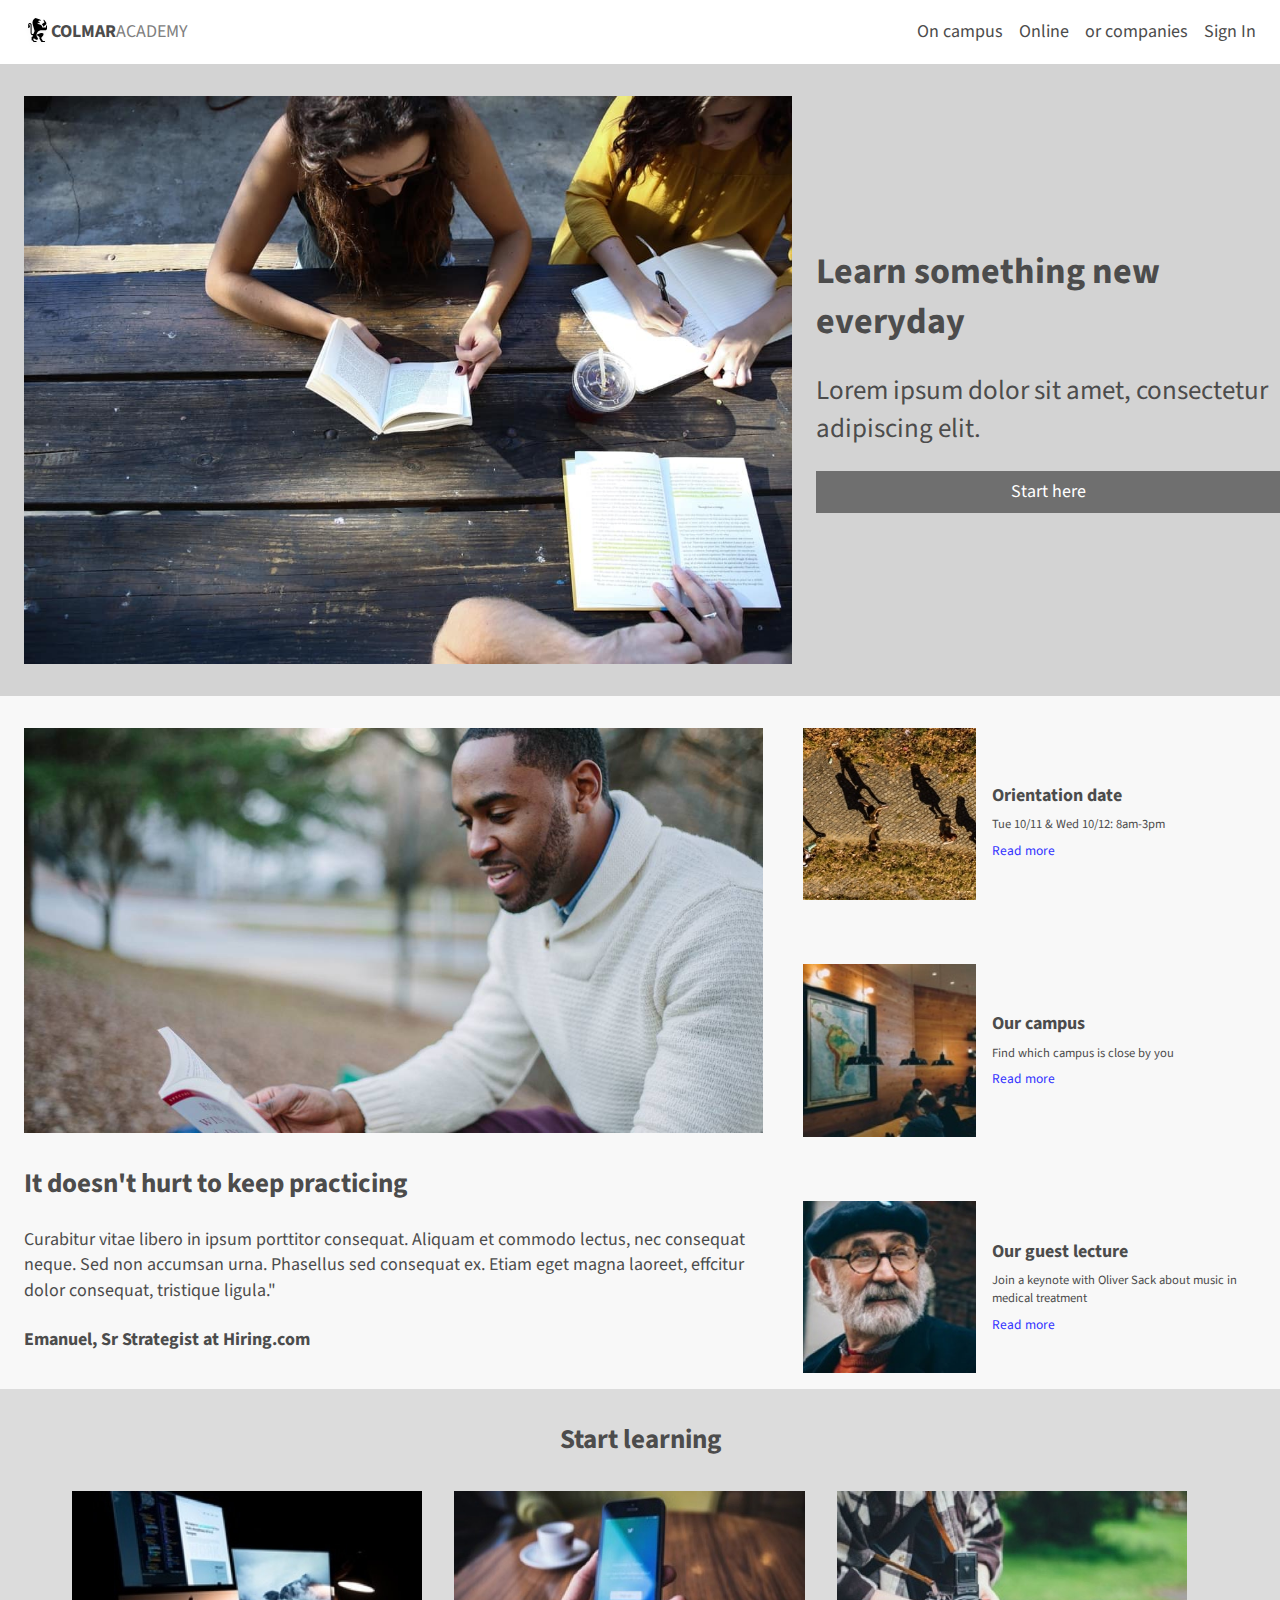
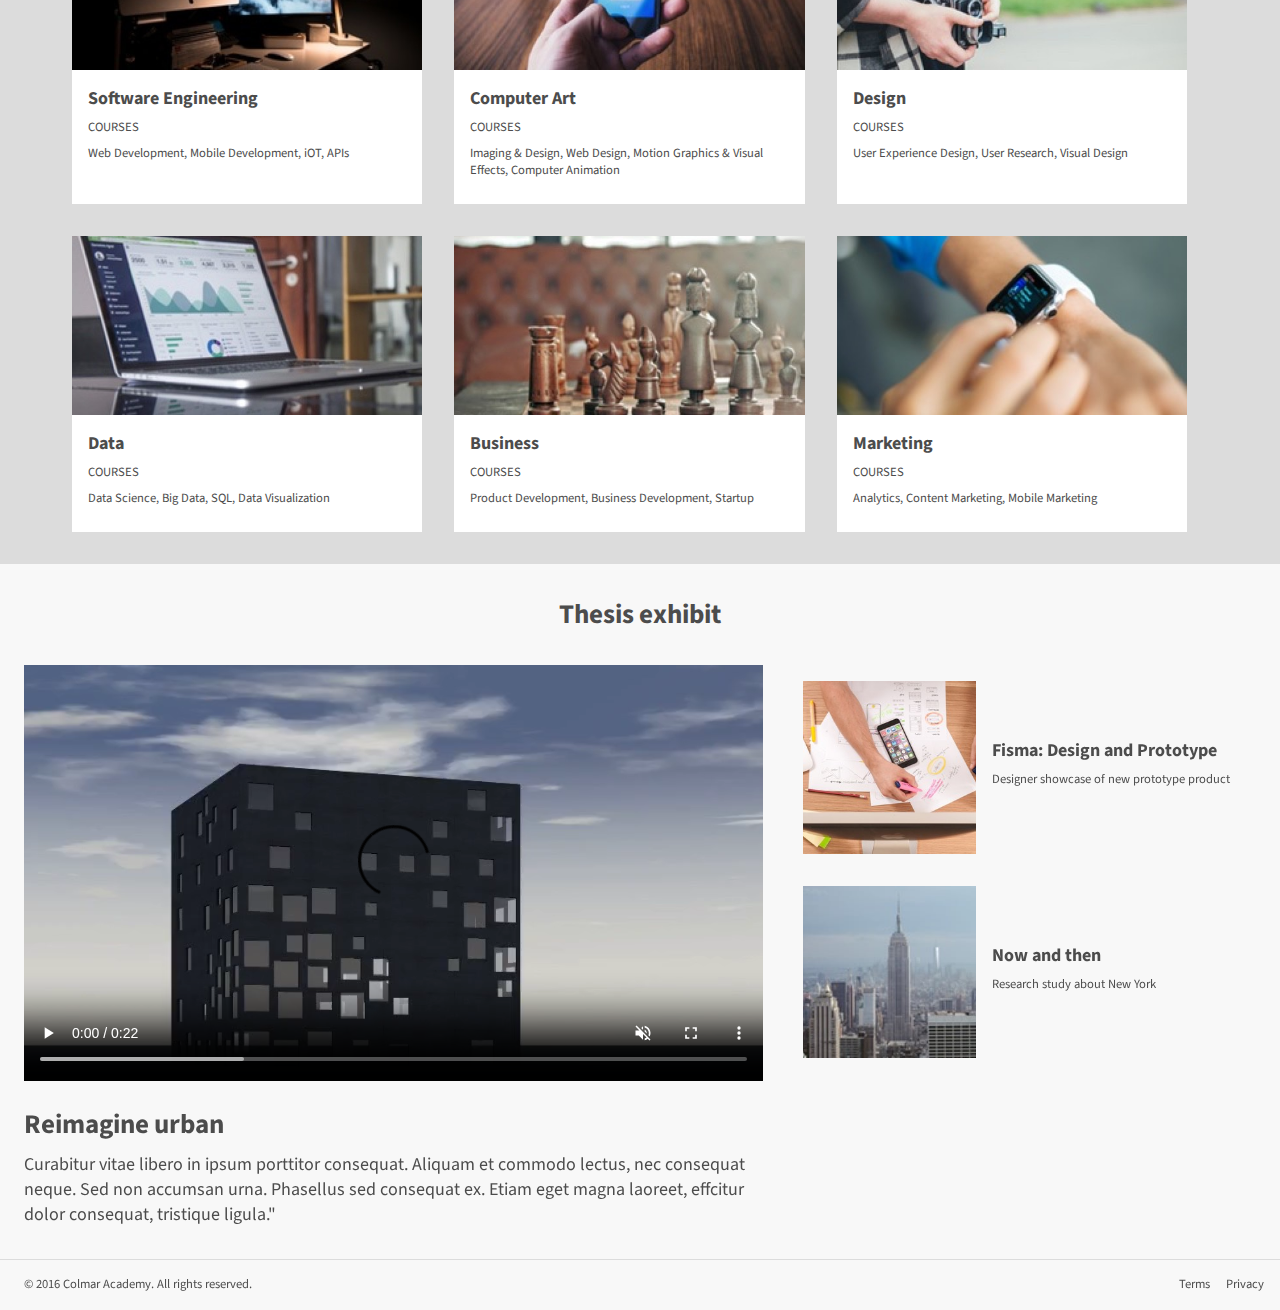
<file: index.html>
<!DOCTYPE html> 
<html lang="en">
<head>
	<meta charset="UTF-8">
	<meta name="viewport" content="width=device-width, initial-scale=1.0">
	<title>Colmar Academy</title>
	<link rel="stylesheet" type="text/css" href="./resources/css/reset.css">
	<link rel="stylesheet" type="text/css" href="./resources/css/style.css">
	<link href="https://fonts.googleapis.com/css?family=Source+Sans+Pro:400,700" rel="stylesheet">
	<link rel="icon" href="./resources/images/favicon.ico" type="image/x-icon">
</head>
<body>

	<!-- HEADER SECTION -->

	<header>
		<img src="./resources/images/ic-logo.svg" alt="colmar academy logo">
		<span class="logo text1">COLMAR</span><span class="logo text2">ACADEMY</span>
		<nav>
			<span class="menu">On campus</span>
			<span class="menu">Online</span>
			<span class="menu">or companies</span>
			<span class="menu signin">Sign In</span>
			<span class="menu mobile">
				<img src="./resources/images/ic-on-campus.svg" alt="on campus mobile icon">
				<img src="./resources/images/ic-online.svg" alt="screen mobile icon">
				<img src="./resources/images/ic-login.svg" alt="login mobile icon">
			</span>
		</nav>
	</header>

	<!-- TOP BANNER SECTION -->

	<div class="banner">
		<img src="./resources/images/optimized/banner.jpg" alt="banner showing students reading books">
		<div class="banner content">
			<h1>Learn something new everyday</h1>
			<h2>Lorem ipsum dolor sit amet, consectetur adipiscing elit.</h2>
			<span class="button">Start here</span>
		</div>
	</div>

	<!-- Information Section -->

	<div class="shared container">
		<div class="shared main one">
			<img src="./resources/images/optimized/information-main.jpg" alt="man reading book">
			<h2>It doesn't hurt to keep practicing</h2>
			<h4>Curabitur vitae libero in ipsum porttitor consequat. Aliquam et commodo lectus, nec consequat neque. Sed non accumsan urna. Phasellus sed consequat ex. Etiam eget magna laoreet, effcitur dolor consequat, tristique ligula."</h4>
			<h4 class="source" style="padding-bottom: 0px;">Emanuel, Sr Strategist at Hiring.com</h4>
		</div>
		<div class="shared sub one">
			<div class="shared sub container">
				<img src="./resources/images/optimized/information-orientation.jpg" style="padding-top: 0px;" alt="students walking on campus">
					<div class="shared sub container text">
						<h4>Orientation date</h4>
						<h5>Tue 10/11 & Wed 10/12: 8am-3pm</h5>
						<span class="link">Read more</span>
					</div>
			</div>
			<div class="shared sub container">
				<img src="./resources/images/optimized/information-campus.jpg" alt="students studying on campus">
					<div class="shared sub container text">
						<h4>Our campus</h4>
						<h5>Find which campus is close by you</h5>
						<span class="link">Read more</span>
					</div>
			</div>
			<div class="shared sub container">
				<img src="./resources/images/optimized/information-guest-lecture.jpg" alt="guest lecture speaker">
					<div class="shared sub container text">
						<h4>Our guest lecture</h4>
						<h5>Join a keynote with Oliver Sack about music in medical treatment</h5>
						<span class="link" id="last1">Read more</span>
					</div>
			</div>	
		</div>
	</div>

	<!-- Courses Section -->

	<div class="courses">
		<h2>Start learning</h2>
		<div class="courses container">
			<div class="courses topics">
				<img src="./resources/images/optimized/course-software.jpg" alt="computer screen">
				<div class="courses content">
					<h4 class="title">Software Engineering</h4>
					<h5 class="subtitle">COURSES</h5>
					<h5 class="options">Web Development, Mobile Development, iOT, APIs</h5>
				</div>
			</div>
			<div class="courses topics">
				<img src="./resources/images/optimized/course-computer-art.jpg" alt="hand holding mobile phone">
				<div class="courses content">
					<h4 class="title">Computer Art</h4>
					<h5 class="subtitle">COURSES</h5>
					<h5 class="options">Imaging & Design, Web Design, Motion Graphics & Visual Effects, Computer Animation</h5>
				</div>
			</div>
			<div class="courses topics">
				<img src="./resources/images/optimized/course-design.jpg" alt="person holding camers">
				<div class="courses content">
					<h4 class="title">Design</h4>
					<h5 class="subtitle">COURSES</h5>
					<h5 class="options">User Experience Design, User Research, Visual Design</h5>
				</div>
			</div>
			<div class="courses topics">
				<img src="./resources/images/optimized/course-data.jpg" alt="computer with graphics on it">
				<div class="courses content">
					<h4 class="title">Data</h4>
					<h5 class="subtitle">COURSES</h5>
					<h5 class="options">Data Science, Big Data, SQL, Data Visualization</h5>
				</div>
			</div>
			<div class="courses topics">
				<img src="./resources/images/optimized/course-business.jpg" alt="chess board">
				<div class="courses content">
					<h4 class="title">Business</h4>
					<h5 class="subtitle">COURSES</h5>
					<h5 class="options">Product Development, Business Development, Startup</h5>
				</div>
			</div>
			<div class="courses topics">
				<img src="./resources/images/optimized/course-marketing.jpg" alt="person scrolling on smart phone">
				<div class="courses content">
					<h4 class="title" id="last2">Marketing</h4>
					<h5 class="subtitle">COURSES</h5>
					<h5 class="options">Analytics, Content Marketing, Mobile Marketing</h5>
				</div>
			</div>
		</div>
	</div>

	<!--Thesis Section -->

	<div class="thesis">
		<h2>Thesis exhibit</h2>
		<div class="shared container">
			<div class="shared main two">
				<video src="./resources/videos/optimized/thesis.mp4" controls muted loop>Your browser does not support the video tag</video>
				<h2>Reimagine urban</h2>
				<h4>Curabitur vitae libero in ipsum porttitor consequat. Aliquam et commodo lectus, nec consequat neque. Sed non accumsan urna. Phasellus sed consequat ex. Etiam eget magna laoreet, effcitur dolor consequat, tristique ligula."</h4>
			</div>
			<div class="shared sub two">
				<div class="shared sub container" style="padding-top: 0px;">
					<img src="./resources/images/optimized/thesis-fisma.jpg" alt="student writing notes">
						<div class="shared sub container text">
							<h4>Fisma: Design and Prototype</h4>
							<h5>Designer showcase of new prototype product</h5>
						</div>
				</div>
				<div class="shared sub container" style="padding-top: 0px;">
					<img src="./resources/images/optimized/thesis-now-and-then.jpg" alt="tower in New York and buildings">
						<div class="shared sub container text">
							<h4>Now and then</h4>
							<h5>Research study about New York</h5>
						</div>
				</div>
			</div>
		</div>
	</div>

	<!-- Footer Section -->

	<footer>
		<h5 class="copyright">&copy; 2016 Colmar Academy. All rights reserved.</h5>
		<div class="footer links">
			<h5 class="terms">Terms</h5>
			<h5>Privacy</h5>
		</div>
	</footer>
</body>
</html>
</file>
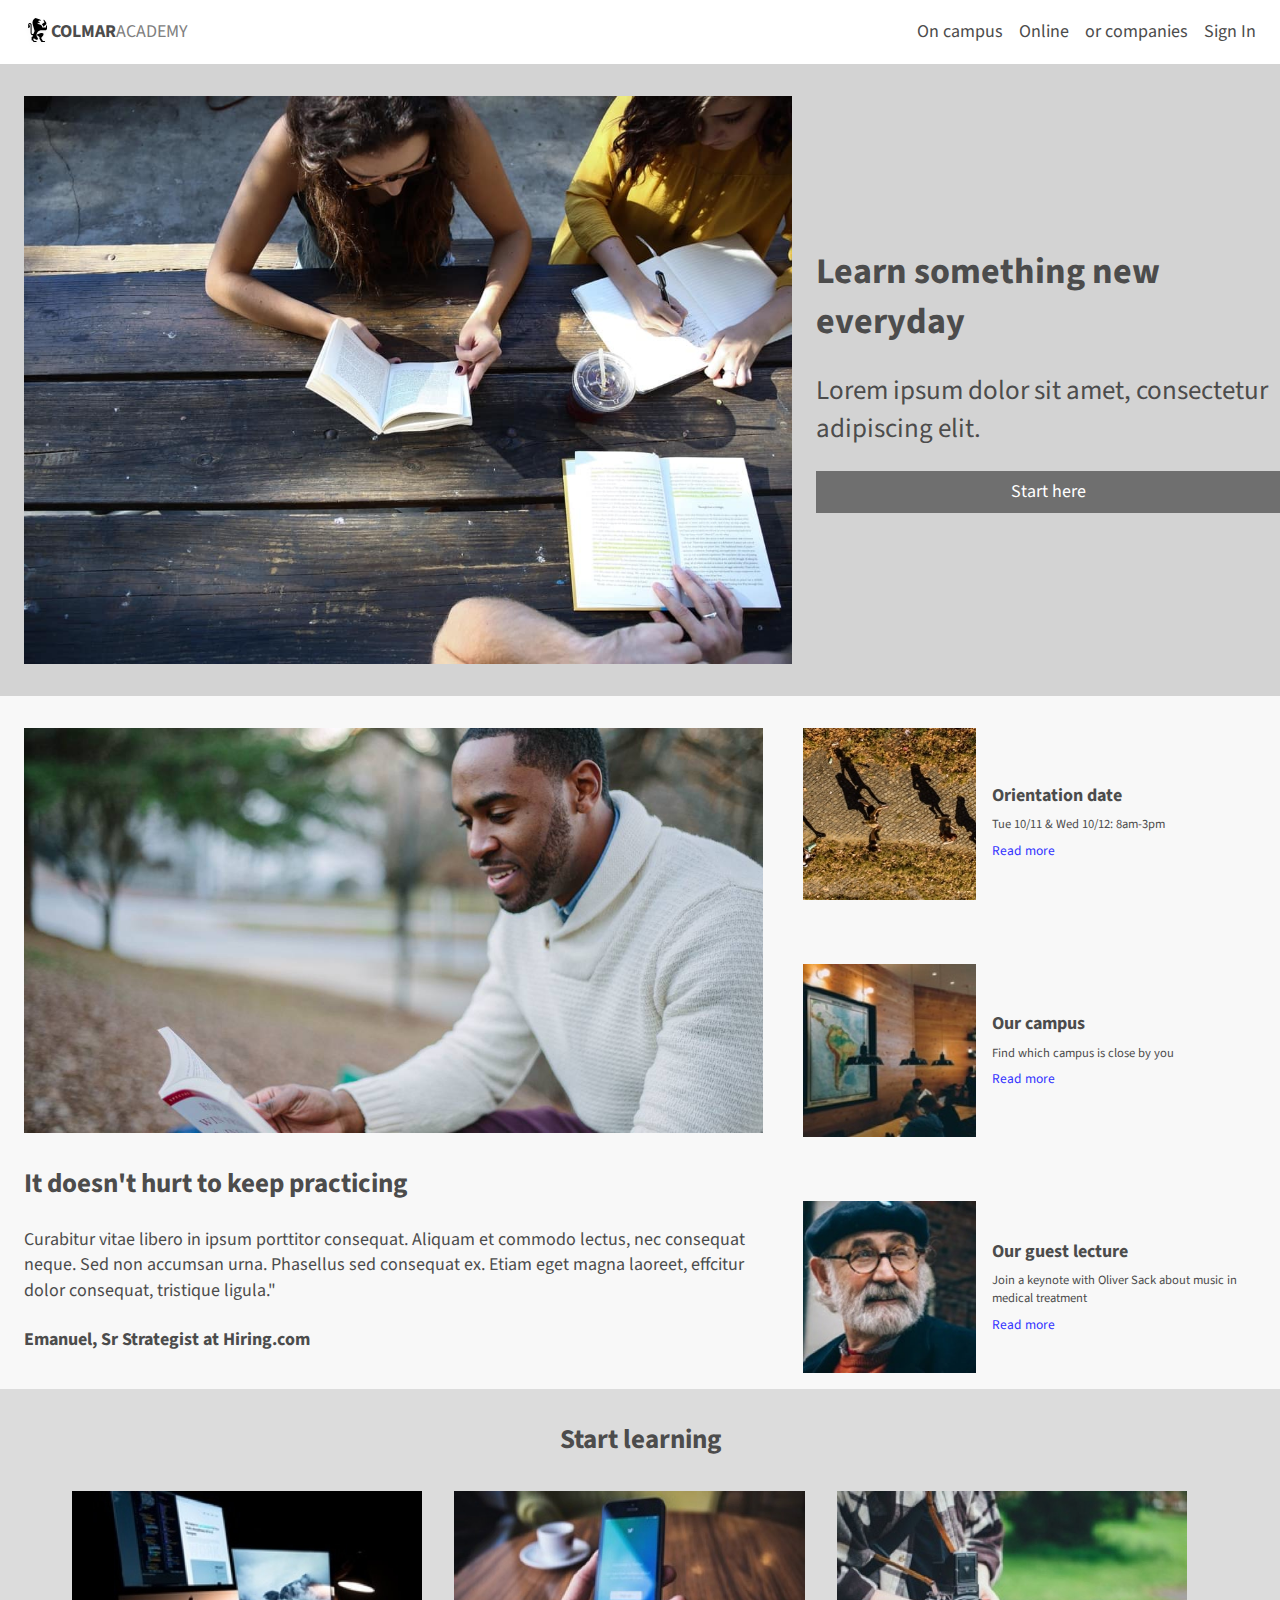
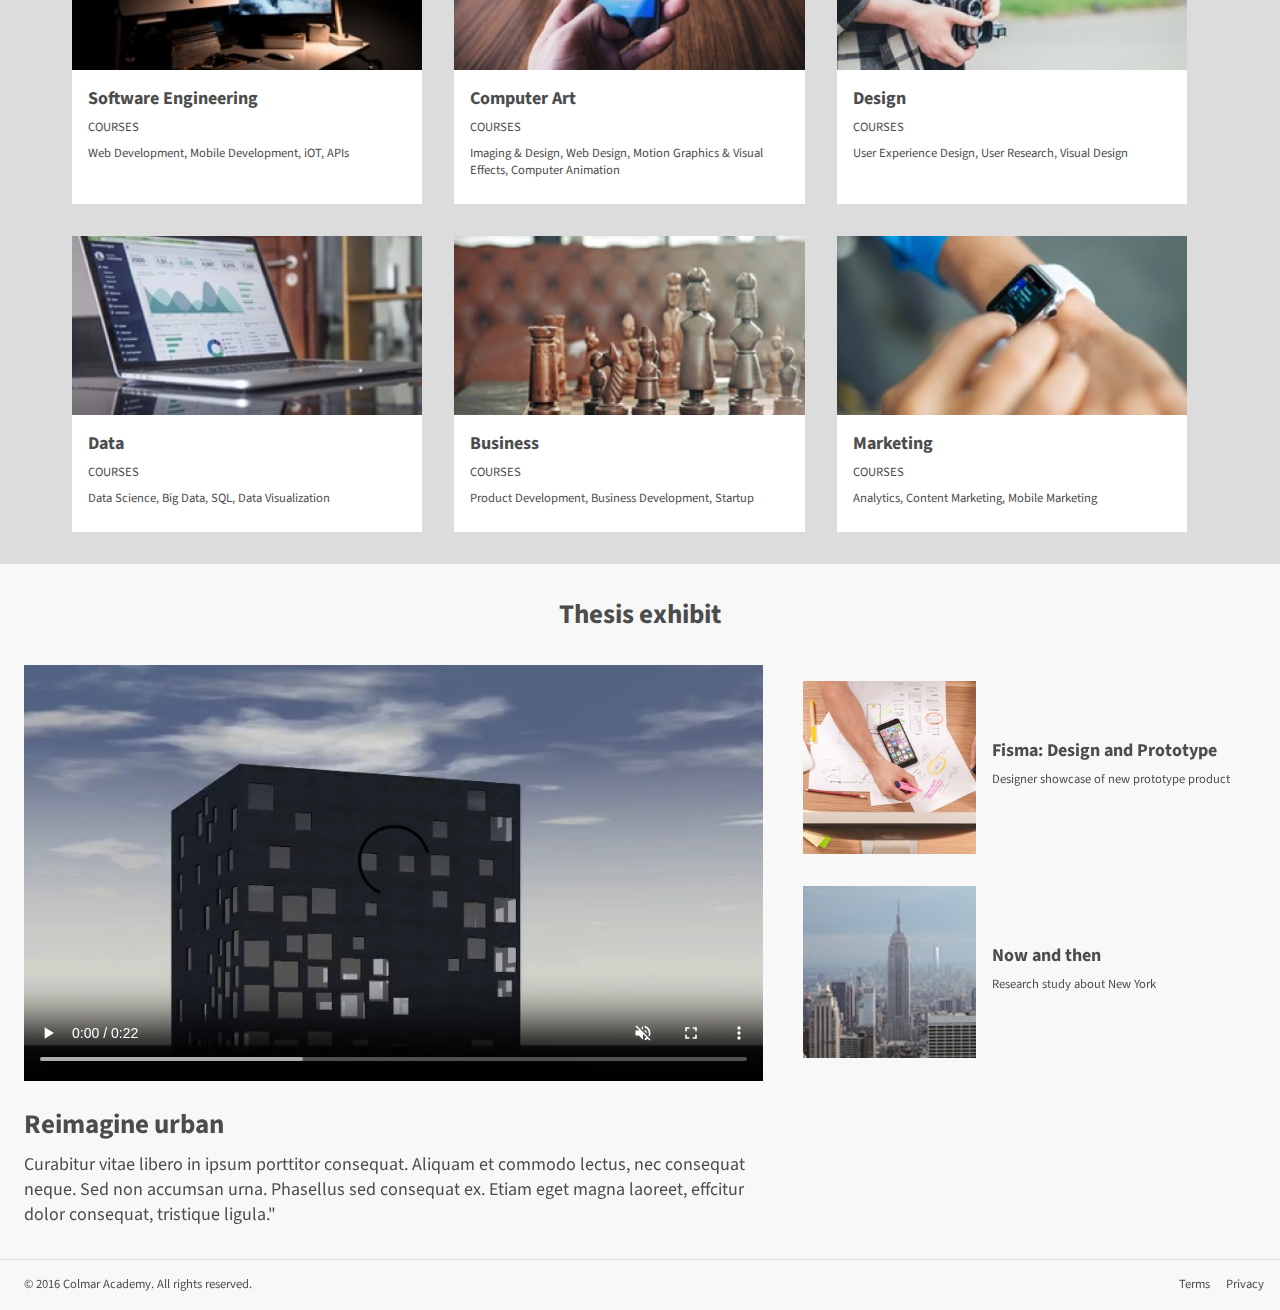
<file: public/index.html>
<!DOCTYPE html>
<html lang="en">
<head>
	<meta charset="UTF-8">
	<meta name="viewport" content="width=device-width, initial-scale=1.0">
	<title>Colmar Academy</title>
	<link rel="stylesheet" type="text/css" href="./resources/css/reset.css">
	<link rel="stylesheet" type="text/css" href="./resources/css/style.css">
	<link href="https://fonts.googleapis.com/css?family=Source+Sans+Pro:400,700" rel="stylesheet">
	<link rel="icon" href="./resources/images/favicon.ico" type="image/x-icon">
</head>
<body>

	<!-- HEADER SECTION -->

	<header>
		<img src="./resources/images/ic-logo.svg" alt="colmar academy logo">
		<span class="logo text1">COLMAR</span><span class="logo text2">ACADEMY</span>
		<nav>
			<span class="menu">On campus</span>
			<span class="menu">Online</span>
			<span class="menu">or companies</span>
			<span class="menu signin">Sign In</span>
			<span class="menu mobile">
				<img src="./resources/images/ic-on-campus.svg" alt="on campus mobile icon">
				<img src="./resources/images/ic-online.svg" alt="screen mobile icon">
				<img src="./resources/images/ic-login.svg" alt="login mobile icon">
			</span>
		</nav>
	</header>

	<!-- TOP BANNER SECTION -->

	<div class="banner">
		<img src="./resources/images/optimized/banner.jpg" alt="banner showing students reading books">
		<div class="banner content">
			<h1>Learn something new everyday</h1>
			<h2>Lorem ipsum dolor sit amet, consectetur adipiscing elit.</h2>
			<span class="button">Start here</span>
		</div>
	</div>

	<!-- Information Section -->

	<div class="shared container">
		<div class="shared main one">
			<img src="./resources/images/optimized/information-main.jpg" alt="man reading book">
			<h2>It doesn't hurt to keep practicing</h2>
			<h4>Curabitur vitae libero in ipsum porttitor consequat. Aliquam et commodo lectus, nec consequat neque. Sed non accumsan urna. Phasellus sed consequat ex. Etiam eget magna laoreet, effcitur dolor consequat, tristique ligula."</h4>
			<h4 class="source" style="padding-bottom: 0px;">Emanuel, Sr Strategist at Hiring.com</h4>
		</div>
		<div class="shared sub one">
			<div class="shared sub container">
				<img src="./resources/images/optimized/information-orientation.jpg" style="padding-top: 0px;" alt="students walking on campus">
					<div class="shared sub container text">
						<h4>Orientation date</h4>
						<h5>Tue 10/11 & Wed 10/12: 8am-3pm</h5>
						<span class="link">Read more</span>
					</div>
			</div>
			<div class="shared sub container">
				<img src="./resources/images/optimized/information-campus.jpg" alt="students studying on campus">
					<div class="shared sub container text">
						<h4>Our campus</h4>
						<h5>Find which campus is close by you</h5>
						<span class="link">Read more</span>
					</div>
			</div>
			<div class="shared sub container">
				<img src="./resources/images/optimized/information-guest-lecture.jpg" alt="guest lecture speaker">
					<div class="shared sub container text">
						<h4>Our guest lecture</h4>
						<h5>Join a keynote with Oliver Sack about music in medical treatment</h5>
						<span class="link" id="last1">Read more</span>
					</div>
			</div>	
		</div>
	</div>

	<!-- Courses Section -->

	<div class="courses">
		<h2>Start learning</h2>
		<div class="courses container">
			<div class="courses topics">
				<img src="./resources/images/optimized/course-software.jpg" alt="computer screen">
				<div class="courses content">
					<h4 class="title">Software Engineering</h4>
					<h5 class="subtitle">COURSES</h5>
					<h5 class="options">Web Development, Mobile Development, iOT, APIs</h5>
				</div>
			</div>
			<div class="courses topics">
				<img src="./resources/images/optimized/course-computer-art.jpg" alt="hand holding mobile phone">
				<div class="courses content">
					<h4 class="title">Computer Art</h4>
					<h5 class="subtitle">COURSES</h5>
					<h5 class="options">Imaging & Design, Web Design, Motion Graphics & Visual Effects, Computer Animation</h5>
				</div>
			</div>
			<div class="courses topics">
				<img src="./resources/images/optimized/course-design.jpg" alt="person holding camers">
				<div class="courses content">
					<h4 class="title">Design</h4>
					<h5 class="subtitle">COURSES</h5>
					<h5 class="options">User Experience Design, User Research, Visual Design</h5>
				</div>
			</div>
			<div class="courses topics">
				<img src="./resources/images/optimized/course-data.jpg" alt="computer with graphics on it">
				<div class="courses content">
					<h4 class="title">Data</h4>
					<h5 class="subtitle">COURSES</h5>
					<h5 class="options">Data Science, Big Data, SQL, Data Visualization</h5>
				</div>
			</div>
			<div class="courses topics">
				<img src="./resources/images/optimized/course-business.jpg" alt="chess board">
				<div class="courses content">
					<h4 class="title">Business</h4>
					<h5 class="subtitle">COURSES</h5>
					<h5 class="options">Product Development, Business Development, Startup</h5>
				</div>
			</div>
			<div class="courses topics">
				<img src="./resources/images/optimized/course-marketing.jpg" alt="person scrolling on smart phone">
				<div class="courses content">
					<h4 class="title" id="last2">Marketing</h4>
					<h5 class="subtitle">COURSES</h5>
					<h5 class="options">Analytics, Content Marketing, Mobile Marketing</h5>
				</div>
			</div>
		</div>
	</div>

	<!--Thesis Section -->

	<div class="thesis">
		<h2>Thesis exhibit</h2>
		<div class="shared container">
			<div class="shared main two">
				<video src="./resources/videos/optimized/thesis.mp4" controls autoplay muted loop>Your browser does not support the video tag</video>
				<h2>Reimagine urban</h2>
				<h4>Curabitur vitae libero in ipsum porttitor consequat. Aliquam et commodo lectus, nec consequat neque. Sed non accumsan urna. Phasellus sed consequat ex. Etiam eget magna laoreet, effcitur dolor consequat, tristique ligula."</h4>
			</div>
			<div class="shared sub two">
				<div class="shared sub container" style="padding-top: 0px;">
					<img src="./resources/images/optimized/thesis-fisma.jpg" alt="student writing notes">
						<div class="shared sub container text">
							<h4>Fisma: Design and Prototype</h4>
							<h5>Designer showcase of new prototype product</h5>
						</div>
				</div>
				<div class="shared sub container" style="padding-top: 0px;">
					<img src="./resources/images/optimized/thesis-now-and-then.jpg" alt="tower in New York and buildings">
						<div class="shared sub container text">
							<h4>Now and then</h4>
							<h5>Research study about New York</h5>
						</div>
				</div>
			</div>
		</div>
	</div>

	<!-- Footer Section -->

	<footer>
		<h5 class="copyright">&copy; 2016 Colmar Academy. All rights reserved.</h5>
		<div class="footer links">
			<h5 class="terms">Terms</h5>
			<h5>Privacy</h5>
		</div>
	</footer>
</body>
</html>
</file>
<file: resources/css/style.css>
/* UNIVERSAL */

html {
	font-size: 18px;
	color: #4c4c4c;
}

body {
	font-family: "Source Sans Pro", Arial, sans-serif;
	line-height: 1.4;
}

h1 {
	font-size: 2rem;
}

h2 {
	font-size: 1.5rem;
}

h5 {
	font-size: 0.7rem;
}

/* HEADER */

header {
	display: flex;
	align-items: center;
	width: 100%;
	height: 64px;
}

header img {
	padding-left: 24px;
}

header .logo.text1 {
	display: flex;
	align-items: center;
	height: 32px;
	font-weight: bold;
}

header .logo.text2 {
	display: flex;
	align-items: center;
	height: 32px;
	color: #808080;
}

nav {
	display: flex;
	justify-content: flex-end;
	width: 100%;
}

nav .menu {
	padding-right: 16px;
}

nav .menu.signin {
	padding-right: 24px;
}

nav .menu.mobile {
	display: none;
}

/* MOBILE RESPONSIVNESS */
@media only screen and (min-width: 320px) and (max-width: 480px) {
	header .logo.text1 {
		display: none;
	}

	header .logo.text2 {
		display: none;
	}

	nav .menu {
		display: none;
	}

	nav .menu.mobile {
		display: flex;
		justify-content: space-around;
		width: 100%;
	}
}

/* TOP BANNER */

.banner {
	display: flex;
	background-color: #d3d3d3;
}

.banner img {
	width: 60%;
	height: 100%;
	padding: 32px 24px;
}

.banner.content {
	display: flex;
	flex-direction: column;
	justify-content: center;
}

.banner.content h1 {
	font-weight: bold;
	padding-bottom: 24px;
}

.banner.content h2 {
	padding-bottom: 24px;
}

.banner.content .button {
	width: 100%;
	color: #ffffff;
	background-color: #6f6f6f;
	text-align: center;
	padding-top: 8px;
	padding-bottom: 8px;
}

.banner.content .button:hover {
	background-color: #3636b3;
	transition-property: background-color;
	transition-duration: 200ms;
	transition-timing-function: ease-in;
	transition-delay: 100ms;
}

/* MOBILE RESPONSIVNESS */
@media only screen and (min-width: 320px) and (max-width: 480px) {
	.banner {
		display: block;
	}

	.banner img {
		width: 100%;
		padding: 0;
	}

	.banner.content h1 {
		padding: 32px 16px;
	}

	.banner.content h2 {
		padding-left: 16px;
		padding-right: 16px;
		padding-bottom: 24px;
	}

	.banner.content .button {
		margin-bottom: 32px;
	}
}

/* INFORMATION SECTION */

.shared.container {
	display: flex;
	background-color: #f8f8f8;
}

.shared.main.one {
	display: flex;
	flex-direction: column;
	width: 60%;
	padding: 32px 24px;
}

.shared.main.one img {
	width: 100%;
}

.shared.main.one h2 {
	font-weight: bold;
	padding-top: 32px;
	padding-bottom: 24px;
}

.shared.main.one h2:hover {
	color: #3636b3;
}

.shared.main.one h4 {
	padding-bottom: 24px;
}

h4.source {
	font-weight: bold;
}

.shared.sub.one {
	display: flex;
	flex-direction: column;
	width: 40%;
}

.shared.sub.container {
	display: flex;
	flex-direction: row;
	width: 100%;
	padding-top: 32px;
}

.shared.sub.container.text {
	display: flex;
	flex-direction: column;
	justify-content: center;
	width: 65%;
	padding-top: 0px;
}

.shared.sub.container.text h4 {
	font-weight: bold;
}

.shared.sub.container.text h4:hover {
	color: #3636b3;
}

.shared.sub.container.text h5 {
	padding-top: 8px;
	padding-bottom: 8px;
}

.shared.sub.container.text .link {
	font-size: 0.75rem;
	color: #3232ff;
}

.shared.sub.container img {
	width: 35%;
	height: auto;
	align-self: center;
	padding: 16px 16px;
}


/* MOBILE RESPONSIVNESS */
@media only screen and (min-width: 320px) and (max-width: 480px) {
	.shared.main.one {
		display: none;
	}

	.shared.sub.one {
		width: 100%;
		padding-top: 16px;
		padding-left: 16px;
		padding-right: 16px;
	}

	.shared.sub.container {
		display: flex;
		flex-direction: column;
		padding-top: 0px;
	}

	.shared.sub.container img {
		width: 100%;
		padding: 16px 16px;
	}

	.shared.sub.container.text h4 {
		padding-left: 16px;
	}

	.shared.sub.container.text h5 {
		padding-left: 16px;
	}

	.shared.sub.container.text .link {
		padding-left: 16px;
		padding-bottom: 48px;
	}

	span#last1.link {
		padding-bottom: 32px;
	}
}

/* COURSES */

.courses {
	background-color: #dcdcdc;
}

.courses h2 {
	text-align: center;
	font-weight: bold;
	padding-top: 32px;
	padding-bottom: 32px;
}

.courses.container {
	display: flex;
	flex-wrap: wrap;
	padding-left: 72px;
	padding-right: 40px;
}

.courses.topics {
	display: flex;
	flex-direction: column;
	padding-right: 32px;
	padding-bottom: 32px;
	width: 30%;
}

.courses.topics img {
	height: auto;
	max-width: 100%;
}

.courses.content {
	height: 50%;
	width: 100%;
	background-color: #ffffff;
}

h4.title {
	padding-top: 16px;
	padding-left: 16px;
	font-weight: bold;
}

h4.title:hover {
	color: #3636b3;
}

h5.subtitle {
	padding-top: 8px;
	padding-bottom: 8px;
	padding-left: 16px;
}

h5.options {
	padding-left: 16px;
	padding-bottom: 24px;
	padding-right: 16px;
}

/* MOBILE RESPONSIVNESS */
@media only screen and (min-width: 320px) and (max-width: 480px) {
	.courses h2 {
		padding-bottom: 16px;
	}

	.courses.container {
		padding-left: 40px;
		padding-bottom: 24px;
	}

	.courses.topics {
		width: 100%;
		padding-right: 0px;
		padding-bottom: 8px;
	}

	.courses.topics img {
		display: none;
	}

	h4.title {
		padding-top: 16px;
		padding-bottom: 24px;
		padding-left: 16px;
		background-color: #a9a9a9;
	}

	h5.subtitle {
		display: none;
	}

	h5.options {
		display: none;
	}
}

/* TABLET RESPONSIVNESS */
@media only screen and (min-width: 768px) and (max-width: 1024px) {
	.courses.container {
		justify-content: center;
	}

	.courses.topics {
		display: block;
	}
}

/* THESIS */

.thesis {
	background-color: #f8f8f8;
}

.thesis h2 {
	font-weight: bold;
	text-align: center;
	padding-top: 32px;
	padding-bottom: 32px;
}

.shared.main.two {
	display: flex;
	flex-direction: column;
	width: 60%;
	padding-left: 24px;
	padding-right: 24px;
	padding-bottom: 32px;
}

.shared.main video {
	width: 100%;
}

.shared.main.two h2 {
	text-align: left;
	padding-top: 24px;
	padding-bottom: 8px;
}

.shared.main.two h2:hover {
	color: #3636B3;
}

.shared.sub.two {
	display: flex;
	flex-direction: column;
	width: 40%;
}

/* MOBILE RESPONSIVNESS */
@media only screen and (min-width: 320px) and (max-width: 480px) {
	.thesis h2 {
		padding-bottom: 8px;
	}

	.shared.main.two {
		width: 100%;
		padding: 8px 0 24px 0;
	}

	.shared.sub.two {
		display: none;
	}

	.shared.main.two h2 {
		display: none;
	}

	.shared.main.two h4 {
		display: none;
	}
}

/* FOOTER */

footer {
	display: flex;
	padding-top: 16px;
	padding-left: 24px;
	padding-bottom: 16px;
	background-color: #f8f8f8;
	border-top: 1px solid #dcdcdc;
}

h5.copyright {
	width: 50%;
}

.footer.links {
	display: flex;
	justify-content: flex-end;
	padding-right: 16px;
	width: 100%;
}

h5.terms {
	padding-right: 16px;
}

/* MOBILE RESPONSIVNESS */
@media only screen and (min-width: 320px) and (max-width: 480px) {
	footer {
		padding-left: 0px;
	}

	h5.copyright {
		width: 100%;
		text-align: center;
	}

	.footer.links {
		display: none;
	}
}
</file>
<file: public/resources/css/style.css>
/* UNIVERSAL */

html {
	font-size: 18px;
	color: #4c4c4c;
}

body {
	font-family: "Source Sans Pro", Arial, sans-serif;
	line-height: 1.4;
}

h1 {
	font-size: 2rem;
}

h2 {
	font-size: 1.5rem;
}

h5 {
	font-size: 0.7rem;
}

/* HEADER */

header {
	display: flex;
	align-items: center;
	width: 100%;
	height: 64px;
}

header img {
	padding-left: 24px;
}

header .logo.text1 {
	display: flex;
	align-items: center;
	height: 32px;
	font-weight: bold;
}

header .logo.text2 {
	display: flex;
	align-items: center;
	height: 32px;
	color: #808080;
}

nav {
	display: flex;
	justify-content: flex-end;
	width: 100%;
}

nav .menu {
	padding-right: 16px;
}

nav .menu.signin {
	padding-right: 24px;
}

nav .menu.mobile {
	display: none;
}

/* MOBILE RESPONSIVNESS */
@media only screen and (min-width: 320px) and (max-width: 480px) {
	header .logo.text1 {
		display: none;
	}

	header .logo.text2 {
		display: none;
	}

	nav .menu {
		display: none;
	}

	nav .menu.mobile {
		display: flex;
		justify-content: space-around;
		width: 100%;
	}
}

/* TOP BANNER */

.banner {
	display: flex;
	background-color: #d3d3d3;
}

.banner img {
	width: 60%;
	height: 100%;
	padding: 32px 24px;
}

.banner.content {
	display: flex;
	flex-direction: column;
	justify-content: center;
}

.banner.content h1 {
	font-weight: bold;
	padding-bottom: 24px;
}

.banner.content h2 {
	padding-bottom: 24px;
}

.banner.content .button {
	width: 100%;
	color: #ffffff;
	background-color: #6f6f6f;
	text-align: center;
	padding-top: 8px;
	padding-bottom: 8px;
}

.banner.content .button:hover {
	background-color: #3636b3;
	transition-property: background-color;
	transition-duration: 200ms;
	transition-timing-function: ease-in;
	transition-delay: 100ms;
}

/* MOBILE RESPONSIVNESS */
@media only screen and (min-width: 320px) and (max-width: 480px) {
	.banner {
		display: block;
	}

	.banner img {
		width: 100%;
		padding: 0;
	}

	.banner.content h1 {
		padding: 32px 16px;
	}

	.banner.content h2 {
		padding-left: 16px;
		padding-right: 16px;
		padding-bottom: 24px;
	}

	.banner.content .button {
		margin-bottom: 32px;
	}
}

/* INFORMATION SECTION */

.shared.container {
	display: flex;
	background-color: #f8f8f8;
}

.shared.main.one {
	display: flex;
	flex-direction: column;
	width: 60%;
	padding: 32px 24px;
}

.shared.main.one img {
	width: 100%;
}

.shared.main.one h2 {
	font-weight: bold;
	padding-top: 32px;
	padding-bottom: 24px;
}

.shared.main.one h2:hover {
	color: #3636b3;
}

.shared.main.one h4 {
	padding-bottom: 24px;
}

h4.source {
	font-weight: bold;
}

.shared.sub.one {
	display: flex;
	flex-direction: column;
	width: 40%;
}

.shared.sub.container {
	display: flex;
	flex-direction: row;
	width: 100%;
	padding-top: 32px;
}

.shared.sub.container.text {
	display: flex;
	flex-direction: column;
	justify-content: center;
	width: 65%;
	padding-top: 0px;
}

.shared.sub.container.text h4 {
	font-weight: bold;
}

.shared.sub.container.text h4:hover {
	color: #3636b3;
}

.shared.sub.container.text h5 {
	padding-top: 8px;
	padding-bottom: 8px;
}

.shared.sub.container.text .link {
	font-size: 0.75rem;
	color: #3232ff;
}

.shared.sub.container img {
	width: 35%;
	height: auto;
	align-self: center;
	padding: 16px 16px;
}


/* MOBILE RESPONSIVNESS */
@media only screen and (min-width: 320px) and (max-width: 480px) {
	.shared.main.one {
		display: none;
	}

	.shared.sub.one {
		width: 100%;
		padding-top: 16px;
		padding-left: 16px;
		padding-right: 16px;
	}

	.shared.sub.container {
		display: flex;
		flex-direction: column;
		padding-top: 0px;
	}

	.shared.sub.container img {
		width: 100%;
		padding: 16px 16px;
	}

	.shared.sub.container.text h4 {
		padding-left: 16px;
	}

	.shared.sub.container.text h5 {
		padding-left: 16px;
	}

	.shared.sub.container.text .link {
		padding-left: 16px;
		padding-bottom: 48px;
	}

	span#last1.link {
		padding-bottom: 32px;
	}
}

/* COURSES */

.courses {
	background-color: #dcdcdc;
}

.courses h2 {
	text-align: center;
	font-weight: bold;
	padding-top: 32px;
	padding-bottom: 32px;
}

.courses.container {
	display: flex;
	flex-wrap: wrap;
	padding-left: 72px;
	padding-right: 40px;
}

.courses.topics {
	display: flex;
	flex-direction: column;
	padding-right: 32px;
	padding-bottom: 32px;
	width: 30%;
}

.courses.topics img {
	height: auto;
	max-width: 100%;
}

.courses.content {
	height: 50%;
	width: 100%;
	background-color: #ffffff;
}

h4.title {
	padding-top: 16px;
	padding-left: 16px;
	font-weight: bold;
}

h4.title:hover {
	color: #3636b3;
}

h5.subtitle {
	padding-top: 8px;
	padding-bottom: 8px;
	padding-left: 16px;
}

h5.options {
	padding-left: 16px;
	padding-bottom: 24px;
	padding-right: 16px;
}

/* MOBILE RESPONSIVNESS */
@media only screen and (min-width: 320px) and (max-width: 480px) {
	.courses h2 {
		padding-bottom: 16px;
	}

	.courses.container {
		padding-left: 40px;
		padding-bottom: 24px;
	}

	.courses.topics {
		width: 100%;
		padding-right: 0px;
		padding-bottom: 8px;
	}

	.courses.topics img {
		display: none;
	}

	h4.title {
		padding-top: 16px;
		padding-bottom: 24px;
		padding-left: 16px;
		background-color: #a9a9a9;
	}

	h5.subtitle {
		display: none;
	}

	h5.options {
		display: none;
	}
}

/* TABLET RESPONSIVNESS */
@media only screen and (min-width: 768px) and (max-width: 1024px) {
	.courses.container {
		justify-content: center;
	}

	.courses.topics {
		display: block;
	}
}

/* THESIS */

.thesis {
	background-color: #f8f8f8;
}

.thesis h2 {
	font-weight: bold;
	text-align: center;
	padding-top: 32px;
	padding-bottom: 32px;
}

.shared.main.two {
	display: flex;
	flex-direction: column;
	width: 60%;
	padding-left: 24px;
	padding-right: 24px;
	padding-bottom: 32px;
}

.shared.main video {
	width: 100%;
}

.shared.main.two h2 {
	text-align: left;
	padding-top: 24px;
	padding-bottom: 8px;
}

.shared.main.two h2:hover {
	color: #3636B3;
}

.shared.sub.two {
	display: flex;
	flex-direction: column;
	width: 40%;
}

/* MOBILE RESPONSIVNESS */
@media only screen and (min-width: 320px) and (max-width: 480px) {
	.thesis h2 {
		padding-bottom: 8px;
	}

	.shared.main.two {
		width: 100%;
		padding: 8px 0 24px 0;
	}

	.shared.sub.two {
		display: none;
	}

	.shared.main.two h2 {
		display: none;
	}

	.shared.main.two h4 {
		display: none;
	}
}

/* FOOTER */

footer {
	display: flex;
	padding-top: 16px;
	padding-left: 24px;
	padding-bottom: 16px;
	background-color: #f8f8f8;
	border-top: 1px solid #dcdcdc;
}

h5.copyright {
	width: 50%;
}

.footer.links {
	display: flex;
	justify-content: flex-end;
	padding-right: 16px;
	width: 100%;
}

h5.terms {
	padding-right: 16px;
}

/* MOBILE RESPONSIVNESS */
@media only screen and (min-width: 320px) and (max-width: 480px) {
	footer {
		padding-left: 0px;
	}

	h5.copyright {
		width: 100%;
		text-align: center;
	}

	.footer.links {
		display: none;
	}
}
</file>
